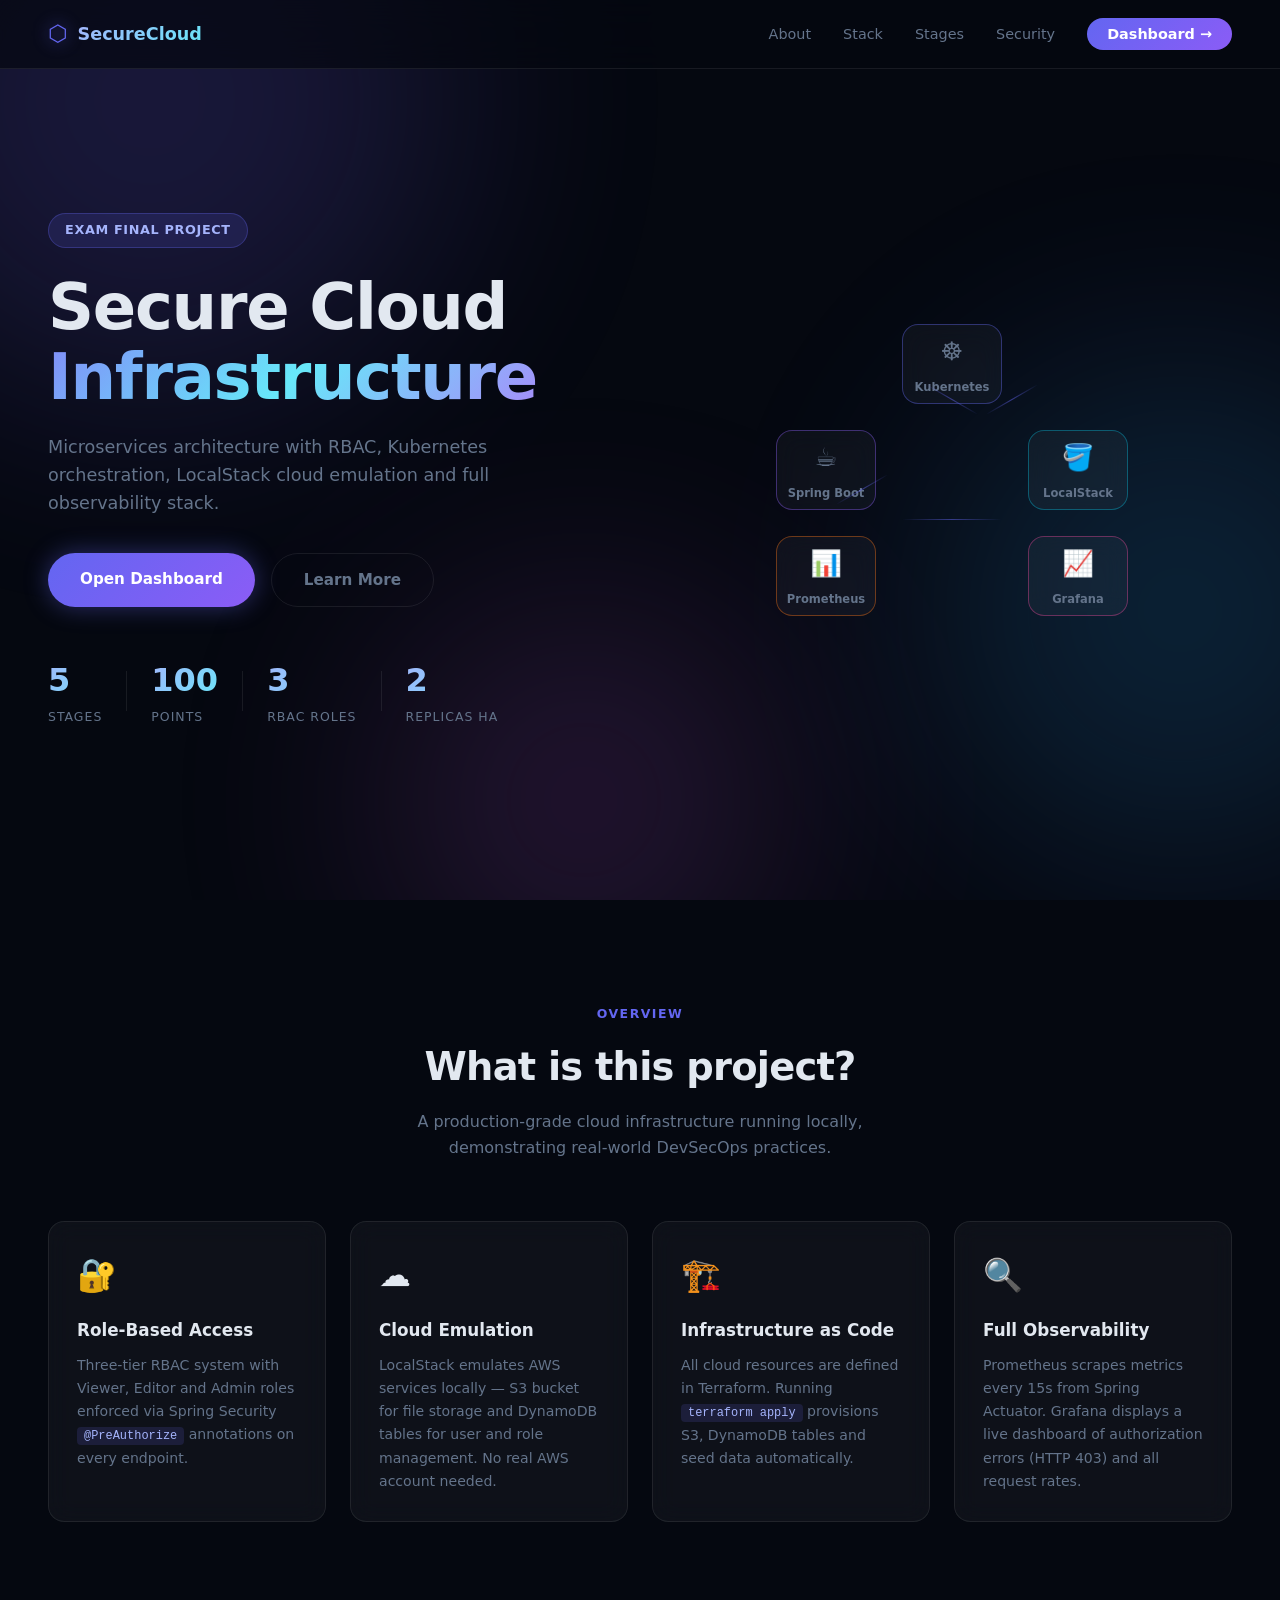
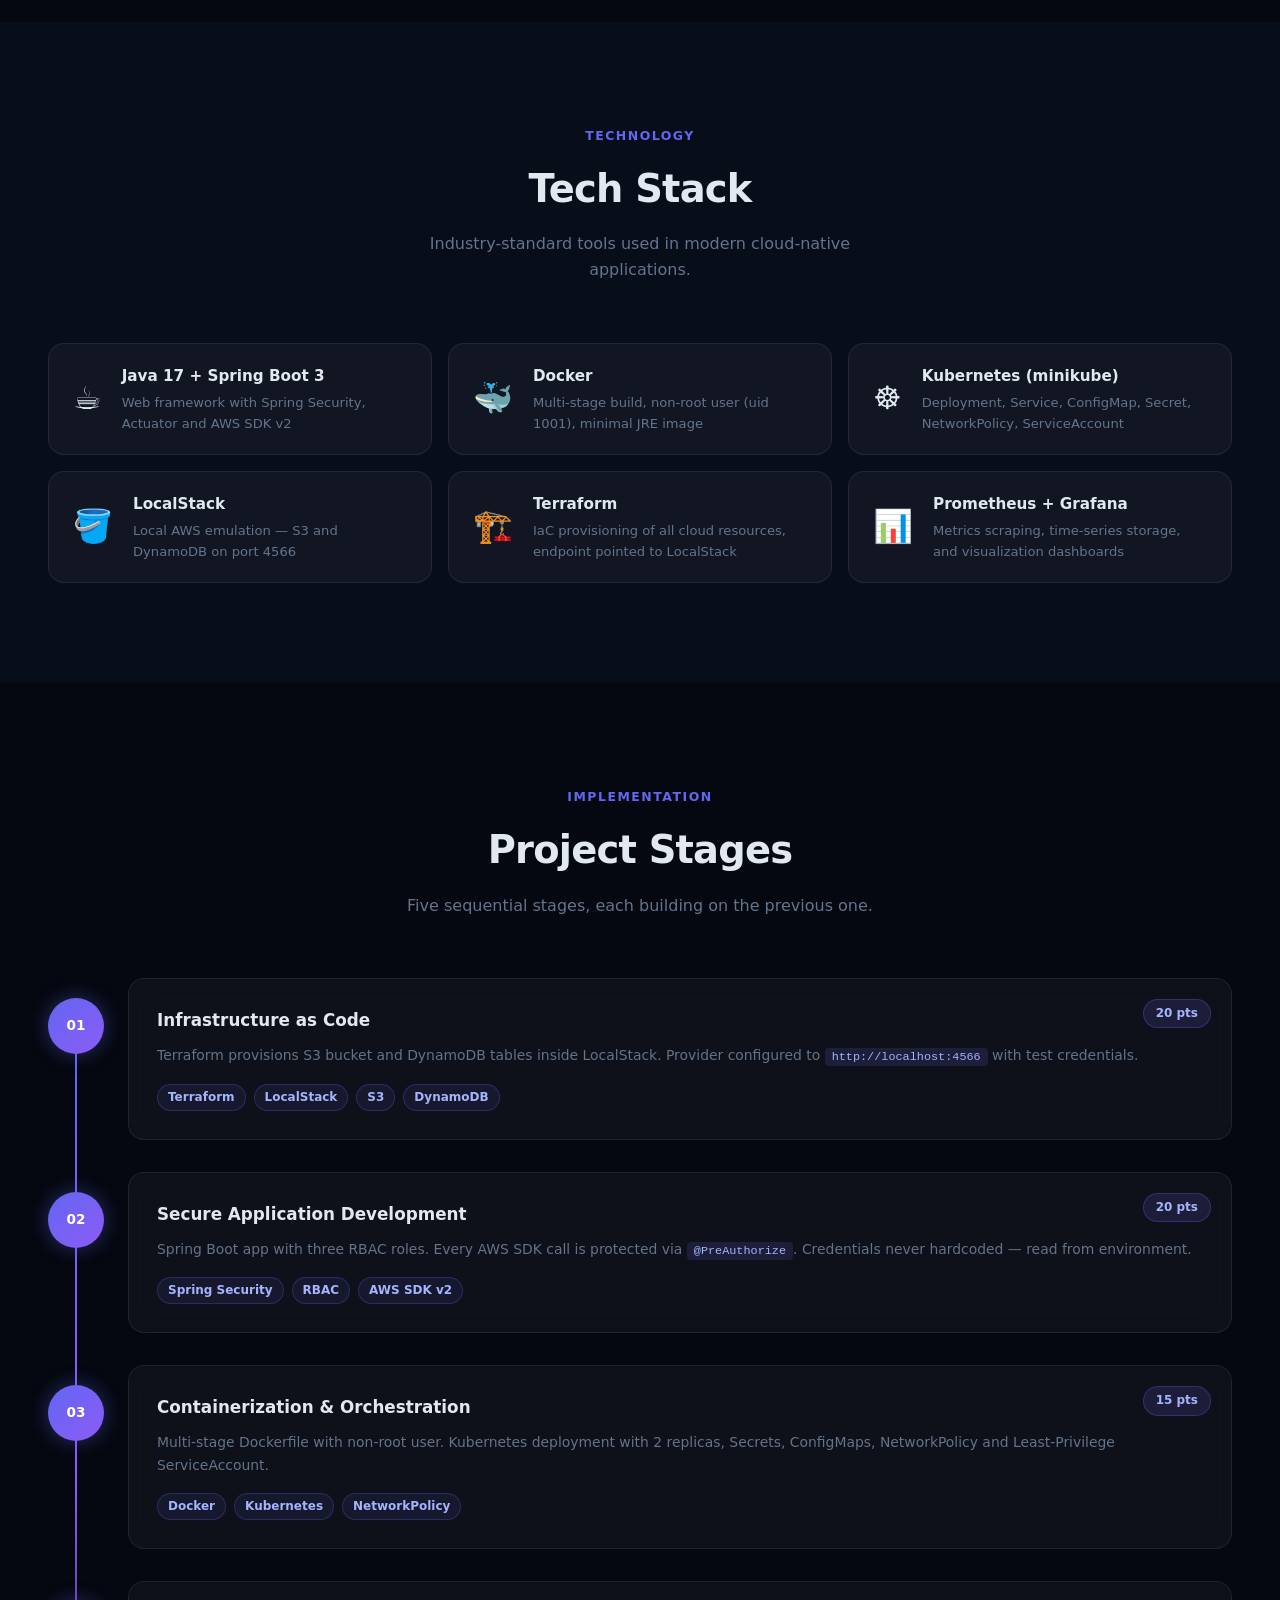
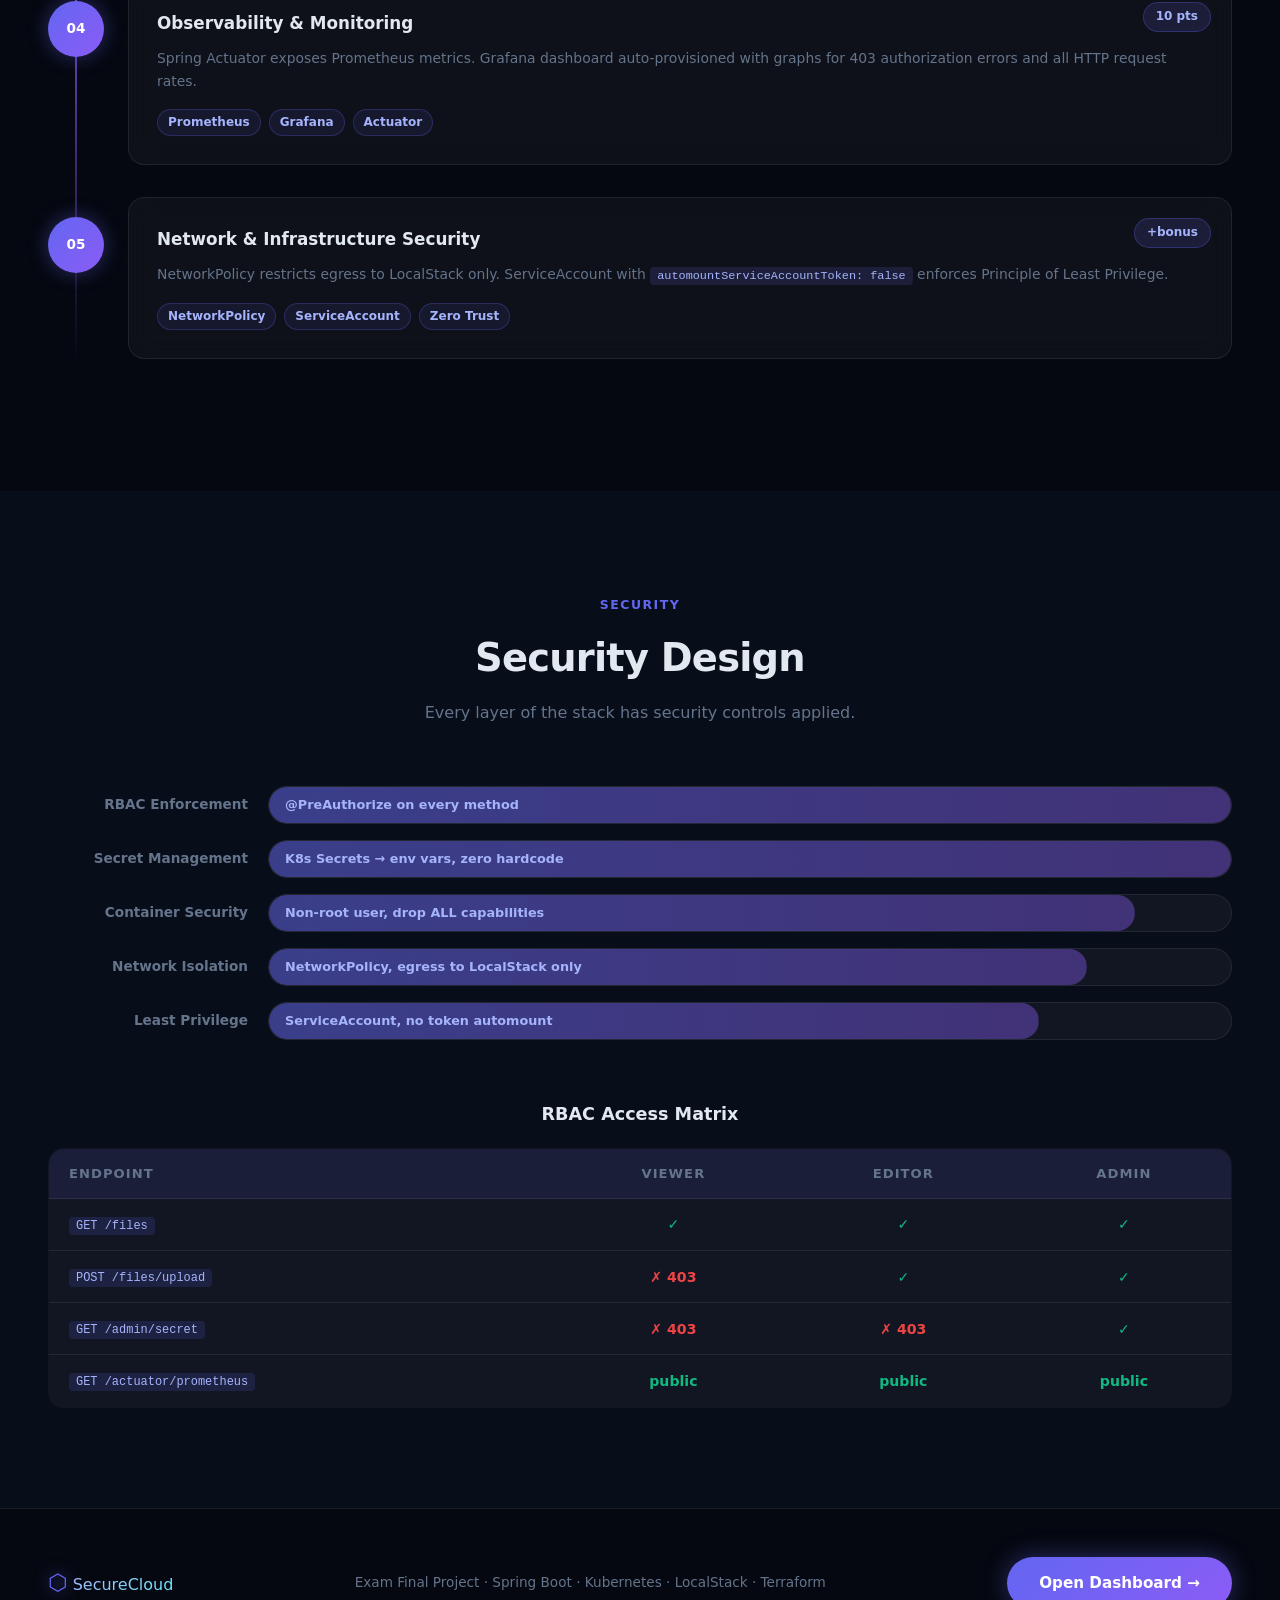
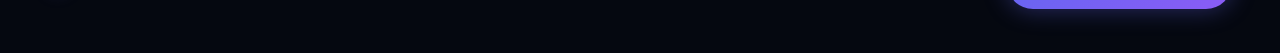
<file: web/index.html>
<!DOCTYPE html>
<html lang="en">
<head>
  <meta charset="UTF-8" />
  <meta name="viewport" content="width=device-width, initial-scale=1.0" />
  <title>SecureCloud — Microservices Infrastructure</title>
  <link rel="stylesheet" href="css/style.css" />
</head>
<body>

  <!-- Animated background blobs -->
  <div class="bg-blobs">
    <div class="blob blob-1"></div>
    <div class="blob blob-2"></div>
    <div class="blob blob-3"></div>
  </div>

  <!-- NAV -->
  <nav class="navbar">
    <div class="nav-logo">
      <span class="logo-icon">⬡</span>
      <span class="logo-text">SecureCloud</span>
    </div>
    <ul class="nav-links">
      <li><a href="#about">About</a></li>
      <li><a href="#stack">Stack</a></li>
      <li><a href="#stages">Stages</a></li>
      <li><a href="#security">Security</a></li>
      <li><a href="dashboard.html" class="btn-nav">Dashboard →</a></li>
    </ul>
  </nav>

  <!-- HERO -->
  <section class="hero">
    <div class="hero-content">
      <div class="hero-badge">Exam Final Project</div>
      <h1 class="hero-title">
        Secure Cloud<br/>
        <span class="gradient-text">Infrastructure</span>
      </h1>
      <p class="hero-sub">
        Microservices architecture with RBAC, Kubernetes orchestration,
        LocalStack cloud emulation and full observability stack.
      </p>
      <div class="hero-actions">
        <a href="dashboard.html" class="btn-primary">Open Dashboard</a>
        <a href="#about" class="btn-ghost">Learn More</a>
      </div>
      <div class="hero-stats">
        <div class="stat"><span class="stat-num">5</span><span class="stat-label">Stages</span></div>
        <div class="stat-divider"></div>
        <div class="stat"><span class="stat-num">100</span><span class="stat-label">Points</span></div>
        <div class="stat-divider"></div>
        <div class="stat"><span class="stat-num">3</span><span class="stat-label">RBAC Roles</span></div>
        <div class="stat-divider"></div>
        <div class="stat"><span class="stat-num">2</span><span class="stat-label">Replicas HA</span></div>
      </div>
    </div>
    <div class="hero-visual">
      <div class="arch-diagram">
        <div class="arch-node node-k8s">
          <span class="node-icon">☸</span>
          <span>Kubernetes</span>
        </div>
        <div class="arch-line line-1"></div>
        <div class="arch-node node-app">
          <span class="node-icon">☕</span>
          <span>Spring Boot</span>
        </div>
        <div class="arch-line line-2"></div>
        <div class="arch-node node-cloud">
          <span class="node-icon">🪣</span>
          <span>LocalStack</span>
        </div>
        <div class="arch-line line-3"></div>
        <div class="arch-node node-monitor">
          <span class="node-icon">📊</span>
          <span>Prometheus</span>
        </div>
        <div class="arch-line line-4"></div>
        <div class="arch-node node-grafana">
          <span class="node-icon">📈</span>
          <span>Grafana</span>
        </div>
      </div>
    </div>
  </section>

  <!-- ABOUT -->
  <section class="section" id="about">
    <div class="container">
      <div class="section-header">
        <span class="section-tag">Overview</span>
        <h2>What is this project?</h2>
        <p>A production-grade cloud infrastructure running locally, demonstrating real-world DevSecOps practices.</p>
      </div>
      <div class="cards-grid">
        <div class="glass-card">
          <div class="card-icon">🔐</div>
          <h3>Role-Based Access</h3>
          <p>Three-tier RBAC system with Viewer, Editor and Admin roles enforced via Spring Security <code>@PreAuthorize</code> annotations on every endpoint.</p>
        </div>
        <div class="glass-card">
          <div class="card-icon">☁️</div>
          <h3>Cloud Emulation</h3>
          <p>LocalStack emulates AWS services locally — S3 bucket for file storage and DynamoDB tables for user and role management. No real AWS account needed.</p>
        </div>
        <div class="glass-card">
          <div class="card-icon">🏗️</div>
          <h3>Infrastructure as Code</h3>
          <p>All cloud resources are defined in Terraform. Running <code>terraform apply</code> provisions S3, DynamoDB tables and seed data automatically.</p>
        </div>
        <div class="glass-card">
          <div class="card-icon">🔍</div>
          <h3>Full Observability</h3>
          <p>Prometheus scrapes metrics every 15s from Spring Actuator. Grafana displays a live dashboard of authorization errors (HTTP 403) and all request rates.</p>
        </div>
      </div>
    </div>
  </section>

  <!-- STACK -->
  <section class="section section-dark" id="stack">
    <div class="container">
      <div class="section-header">
        <span class="section-tag">Technology</span>
        <h2>Tech Stack</h2>
        <p>Industry-standard tools used in modern cloud-native applications.</p>
      </div>
      <div class="stack-grid">
        <div class="stack-item">
          <div class="stack-logo">☕</div>
          <div class="stack-info">
            <h4>Java 17 + Spring Boot 3</h4>
            <p>Web framework with Spring Security, Actuator and AWS SDK v2</p>
          </div>
        </div>
        <div class="stack-item">
          <div class="stack-logo">🐳</div>
          <div class="stack-info">
            <h4>Docker</h4>
            <p>Multi-stage build, non-root user (uid 1001), minimal JRE image</p>
          </div>
        </div>
        <div class="stack-item">
          <div class="stack-logo">☸</div>
          <div class="stack-info">
            <h4>Kubernetes (minikube)</h4>
            <p>Deployment, Service, ConfigMap, Secret, NetworkPolicy, ServiceAccount</p>
          </div>
        </div>
        <div class="stack-item">
          <div class="stack-logo">🪣</div>
          <div class="stack-info">
            <h4>LocalStack</h4>
            <p>Local AWS emulation — S3 and DynamoDB on port 4566</p>
          </div>
        </div>
        <div class="stack-item">
          <div class="stack-logo">🏗️</div>
          <div class="stack-info">
            <h4>Terraform</h4>
            <p>IaC provisioning of all cloud resources, endpoint pointed to LocalStack</p>
          </div>
        </div>
        <div class="stack-item">
          <div class="stack-logo">📊</div>
          <div class="stack-info">
            <h4>Prometheus + Grafana</h4>
            <p>Metrics scraping, time-series storage, and visualization dashboards</p>
          </div>
        </div>
      </div>
    </div>
  </section>

  <!-- STAGES -->
  <section class="section" id="stages">
    <div class="container">
      <div class="section-header">
        <span class="section-tag">Implementation</span>
        <h2>Project Stages</h2>
        <p>Five sequential stages, each building on the previous one.</p>
      </div>
      <div class="timeline">
        <div class="timeline-item">
          <div class="timeline-marker">
            <span class="marker-num">01</span>
          </div>
          <div class="timeline-content glass-card">
            <div class="timeline-badge">20 pts</div>
            <h3>Infrastructure as Code</h3>
            <p>Terraform provisions S3 bucket and DynamoDB tables inside LocalStack. Provider configured to <code>http://localhost:4566</code> with test credentials.</p>
            <div class="timeline-tags">
              <span>Terraform</span><span>LocalStack</span><span>S3</span><span>DynamoDB</span>
            </div>
          </div>
        </div>
        <div class="timeline-item">
          <div class="timeline-marker">
            <span class="marker-num">02</span>
          </div>
          <div class="timeline-content glass-card">
            <div class="timeline-badge">20 pts</div>
            <h3>Secure Application Development</h3>
            <p>Spring Boot app with three RBAC roles. Every AWS SDK call is protected via <code>@PreAuthorize</code>. Credentials never hardcoded — read from environment.</p>
            <div class="timeline-tags">
              <span>Spring Security</span><span>RBAC</span><span>AWS SDK v2</span>
            </div>
          </div>
        </div>
        <div class="timeline-item">
          <div class="timeline-marker">
            <span class="marker-num">03</span>
          </div>
          <div class="timeline-content glass-card">
            <div class="timeline-badge">15 pts</div>
            <h3>Containerization & Orchestration</h3>
            <p>Multi-stage Dockerfile with non-root user. Kubernetes deployment with 2 replicas, Secrets, ConfigMaps, NetworkPolicy and Least-Privilege ServiceAccount.</p>
            <div class="timeline-tags">
              <span>Docker</span><span>Kubernetes</span><span>NetworkPolicy</span>
            </div>
          </div>
        </div>
        <div class="timeline-item">
          <div class="timeline-marker">
            <span class="marker-num">04</span>
          </div>
          <div class="timeline-content glass-card">
            <div class="timeline-badge">10 pts</div>
            <h3>Observability & Monitoring</h3>
            <p>Spring Actuator exposes Prometheus metrics. Grafana dashboard auto-provisioned with graphs for 403 authorization errors and all HTTP request rates.</p>
            <div class="timeline-tags">
              <span>Prometheus</span><span>Grafana</span><span>Actuator</span>
            </div>
          </div>
        </div>
        <div class="timeline-item">
          <div class="timeline-marker">
            <span class="marker-num">05</span>
          </div>
          <div class="timeline-content glass-card">
            <div class="timeline-badge">+bonus</div>
            <h3>Network & Infrastructure Security</h3>
            <p>NetworkPolicy restricts egress to LocalStack only. ServiceAccount with <code>automountServiceAccountToken: false</code> enforces Principle of Least Privilege.</p>
            <div class="timeline-tags">
              <span>NetworkPolicy</span><span>ServiceAccount</span><span>Zero Trust</span>
            </div>
          </div>
        </div>
      </div>
    </div>
  </section>

  <!-- SECURITY -->
  <section class="section section-dark" id="security">
    <div class="container">
      <div class="section-header">
        <span class="section-tag">Security</span>
        <h2>Security Design</h2>
        <p>Every layer of the stack has security controls applied.</p>
      </div>
      <div class="security-grid">
        <div class="security-row">
          <div class="security-label">RBAC Enforcement</div>
          <div class="security-bar">
            <div class="security-fill" style="width:100%">@PreAuthorize on every method</div>
          </div>
        </div>
        <div class="security-row">
          <div class="security-label">Secret Management</div>
          <div class="security-bar">
            <div class="security-fill" style="width:100%">K8s Secrets → env vars, zero hardcode</div>
          </div>
        </div>
        <div class="security-row">
          <div class="security-label">Container Security</div>
          <div class="security-bar">
            <div class="security-fill" style="width:90%">Non-root user, drop ALL capabilities</div>
          </div>
        </div>
        <div class="security-row">
          <div class="security-label">Network Isolation</div>
          <div class="security-bar">
            <div class="security-fill" style="width:85%">NetworkPolicy, egress to LocalStack only</div>
          </div>
        </div>
        <div class="security-row">
          <div class="security-label">Least Privilege</div>
          <div class="security-bar">
            <div class="security-fill" style="width:80%">ServiceAccount, no token automount</div>
          </div>
        </div>
      </div>

      <div class="rbac-table-wrap">
        <h3>RBAC Access Matrix</h3>
        <table class="rbac-table">
          <thead>
            <tr>
              <th>Endpoint</th>
              <th>VIEWER</th>
              <th>EDITOR</th>
              <th>ADMIN</th>
            </tr>
          </thead>
          <tbody>
            <tr>
              <td><code>GET /files</code></td>
              <td class="allow">✓</td>
              <td class="allow">✓</td>
              <td class="allow">✓</td>
            </tr>
            <tr>
              <td><code>POST /files/upload</code></td>
              <td class="deny">✗ 403</td>
              <td class="allow">✓</td>
              <td class="allow">✓</td>
            </tr>
            <tr>
              <td><code>GET /admin/secret</code></td>
              <td class="deny">✗ 403</td>
              <td class="deny">✗ 403</td>
              <td class="allow">✓</td>
            </tr>
            <tr>
              <td><code>GET /actuator/prometheus</code></td>
              <td class="allow">public</td>
              <td class="allow">public</td>
              <td class="allow">public</td>
            </tr>
          </tbody>
        </table>
      </div>
    </div>
  </section>

  <!-- FOOTER -->
  <footer class="footer">
    <div class="container">
      <div class="footer-inner">
        <div class="footer-logo">
          <span class="logo-icon">⬡</span>
          <span class="logo-text">SecureCloud</span>
        </div>
        <p class="footer-text">Exam Final Project · Spring Boot · Kubernetes · LocalStack · Terraform</p>
        <a href="dashboard.html" class="btn-primary">Open Dashboard →</a>
      </div>
    </div>
  </footer>

  <script src="js/main.js"></script>
</body>
</html>
</file>
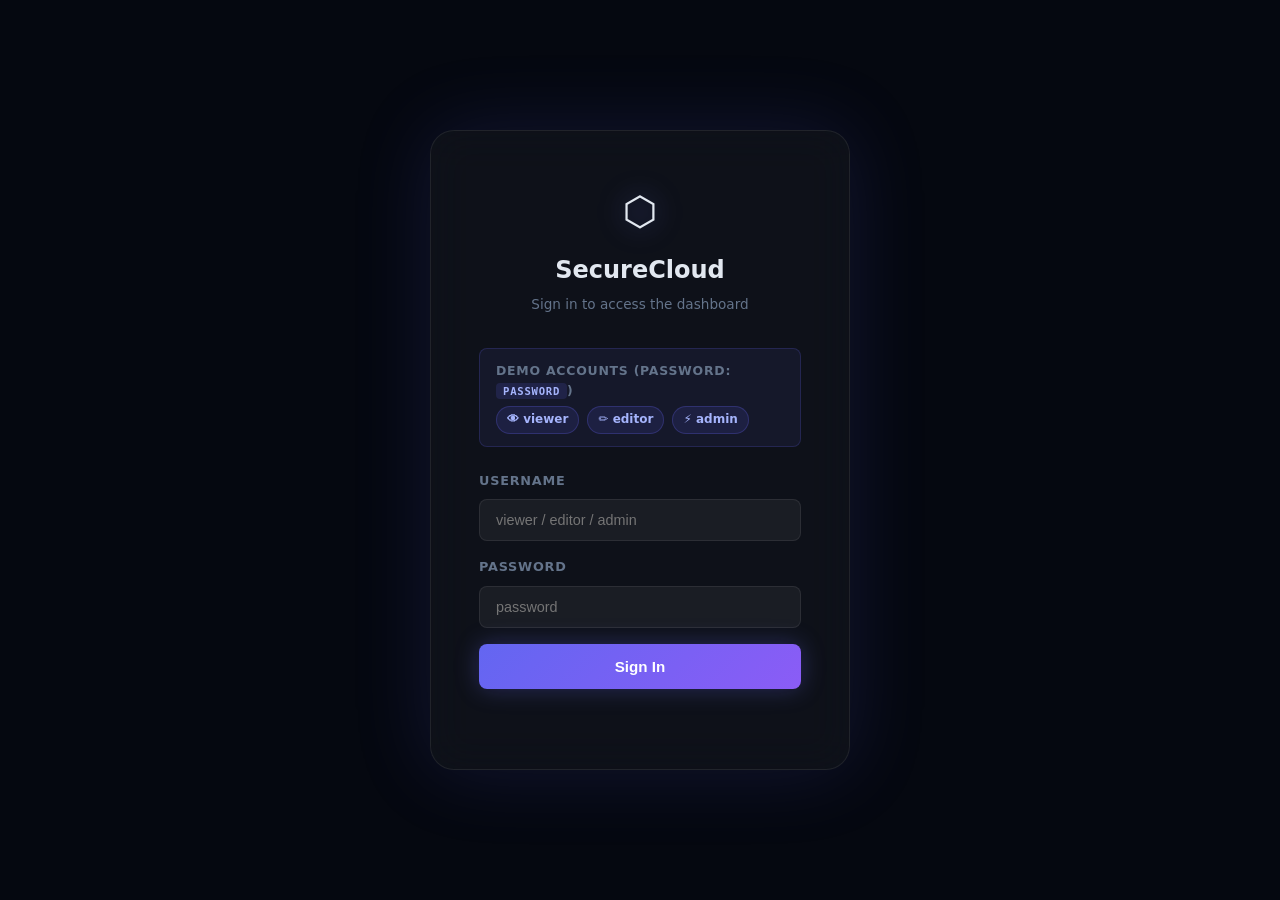
<file: web/dashboard.html>
<!DOCTYPE html>
<html lang="en">
<head>
  <meta charset="UTF-8" />
  <meta name="viewport" content="width=device-width, initial-scale=1.0" />
  <title>SecureCloud — Dashboard</title>
  <link rel="stylesheet" href="css/style.css" />
  <link rel="stylesheet" href="css/dashboard.css" />
</head>
<body class="dashboard-body">

  <!-- Animated background -->
  <div class="bg-blobs">
    <div class="blob blob-1"></div>
    <div class="blob blob-2"></div>
    <div class="blob blob-3"></div>
  </div>

  <!-- ── LOGIN OVERLAY ── -->
  <div class="login-overlay" id="loginOverlay">
    <div class="login-box">
      <div class="login-logo">⬡</div>
      <h1 class="login-title">SecureCloud</h1>
      <p class="login-sub">Sign in to access the dashboard</p>

      <div class="login-hint">
        <p>Demo accounts (password: <code>password</code>)</p>
        <div class="hint-row">
          <span class="hint-chip" onclick="fillLogin('viewer')">👁 viewer</span>
          <span class="hint-chip" onclick="fillLogin('editor')">✏️ editor</span>
          <span class="hint-chip" onclick="fillLogin('admin')">⚡ admin</span>
        </div>
      </div>

      <div class="form-group">
        <label class="form-label">Username</label>
        <input class="form-input" id="loginUser" type="text" placeholder="viewer / editor / admin" />
      </div>
      <div class="form-group">
        <label class="form-label">Password</label>
        <input class="form-input" id="loginPass" type="password" placeholder="password" />
      </div>
      <button class="btn-login" onclick="doLogin()">Sign In</button>
      <p class="login-error" id="loginError"></p>
    </div>
  </div>

  <!-- ── SIDEBAR ── -->
  <aside class="sidebar" id="sidebar">
    <div class="sidebar-logo">
      <span class="logo-icon">⬡</span>
      <span class="logo-text">SecureCloud</span>
    </div>

    <nav class="sidebar-nav">
      <button class="nav-item active" onclick="showPanel('overview', this)">
        <span class="nav-icon">📊</span>
        <span class="nav-label">Overview</span>
      </button>
      <button class="nav-item" onclick="showPanel('files', this)">
        <span class="nav-icon">🗂️</span>
        <span class="nav-label">Files (S3)</span>
      </button>
      <button class="nav-item" id="navAdmin" onclick="showPanel('admin', this)" style="display:none">
        <span class="nav-icon">⚡</span>
        <span class="nav-label">Admin</span>
      </button>
      <button class="nav-item" onclick="showPanel('activity', this)">
        <span class="nav-icon">📋</span>
        <span class="nav-label">Activity Log</span>
      </button>
      <a class="nav-item" href="index.html">
        <span class="nav-icon">🏠</span>
        <span class="nav-label">Landing Page</span>
      </a>
    </nav>

    <div class="sidebar-user">
      <div class="user-card">
        <div class="user-avatar" id="userAvatar">?</div>
        <div class="user-info">
          <div class="user-name" id="userName">—</div>
          <span class="user-role" id="userRoleBadge">—</span>
        </div>
        <button class="btn-logout" title="Sign out" onclick="doLogout()">↩</button>
      </div>
    </div>
  </aside>

  <!-- ── MAIN CONTENT ── -->
  <main class="main-content" id="mainContent" style="display:none">

    <!-- TOPBAR -->
    <div class="topbar">
      <div>
        <div class="page-title" id="pageTitle">Overview</div>
        <div class="page-sub" id="pageSub">System metrics and status</div>
      </div>
      <div class="topbar-actions">
        <button class="btn-sm ghost" onclick="refreshData()">↻ Refresh</button>
      </div>
    </div>

    <!-- ── PANEL: OVERVIEW ── -->
    <div class="panel active" id="panel-overview">
      <div class="metrics-grid">
        <div class="metric-card">
          <div class="metric-label">Files in S3</div>
          <div class="metric-value gradient-text" id="metricFiles">—</div>
          <span class="metric-badge badge-blue">documents-bucket</span>
        </div>
        <div class="metric-card">
          <div class="metric-label">Active Role</div>
          <div class="metric-value" id="metricRole" style="font-size:1.3rem">—</div>
          <span class="metric-badge badge-purple" id="metricRoleBadge">—</span>
        </div>
        <div class="metric-card">
          <div class="metric-label">403 Errors (session)</div>
          <div class="metric-value gradient-text" id="metricErrors">0</div>
          <span class="metric-badge badge-red">Auth Failures</span>
        </div>
        <div class="metric-card">
          <div class="metric-label">API Status</div>
          <div class="metric-value" id="metricStatus" style="font-size:1.4rem">—</div>
          <span class="metric-badge badge-green" id="metricStatusBadge">checking...</span>
        </div>
      </div>

      <p class="section-title">Infrastructure</p>
      <div class="cards-grid" style="margin-bottom:28px">
        <div class="glass-card">
          <div class="card-icon">☁️</div>
          <h3>LocalStack</h3>
          <p>S3 bucket <code>documents-bucket</code> and DynamoDB tables provisioned via Terraform.</p>
        </div>
        <div class="glass-card">
          <div class="card-icon">☸</div>
          <h3>Kubernetes</h3>
          <p>2 replicas running in namespace <code>cloud-app</code>, NetworkPolicy restricts egress to LocalStack only.</p>
        </div>
        <div class="glass-card">
          <div class="card-icon">📊</div>
          <h3>Prometheus</h3>
          <p>Scraping <code>/actuator/prometheus</code> every 15s. Grafana dashboard auto-provisioned.</p>
        </div>
      </div>

      <p class="section-title">RBAC Quick Test</p>
      <div class="glass-card">
        <div style="display:flex; flex-direction:column; gap:10px">
          <div style="display:flex; align-items:center; gap:12px; flex-wrap:wrap">
            <button class="btn-sm ghost" onclick="testEndpoint('GET','/files')">GET /files</button>
            <button class="btn-sm ghost" onclick="testEndpoint('POST','/files/upload')">POST /files/upload</button>
            <button class="btn-sm ghost" onclick="testEndpoint('GET','/admin/secret')">GET /admin/secret</button>
          </div>
          <div id="testResult" style="font-size:0.85rem; color:var(--text-muted); padding:10px; background:rgba(0,0,0,0.2); border-radius:8px; min-height:40px; font-family:monospace"></div>
        </div>
      </div>
    </div>

    <!-- ── PANEL: FILES ── -->
    <div class="panel" id="panel-files">
      <div class="upload-zone" id="uploadZone">
        <div class="upload-icon">☁️</div>
        <p>Drag & drop a file here, or click to select</p>
        <label class="btn-sm primary" style="cursor:pointer; display:inline-block">
          Choose File
          <input type="file" id="fileInput" onchange="uploadFile(this)" />
        </label>
      </div>

      <div class="files-toolbar">
        <h3>Files in S3 bucket: <code>documents-bucket</code></h3>
        <button class="btn-sm ghost" onclick="loadFiles()">↻ Refresh</button>
      </div>

      <div class="files-table-wrap">
        <table class="files-table">
          <thead>
            <tr>
              <th>Name</th>
              <th>Type</th>
              <th>Uploaded</th>
            </tr>
          </thead>
          <tbody id="filesTableBody">
            <tr><td colspan="3" style="text-align:center; color:var(--text-muted); padding:32px">Loading files...</td></tr>
          </tbody>
        </table>
      </div>
    </div>

    <!-- ── PANEL: ADMIN ── -->
    <div class="panel" id="panel-admin">
      <div class="glass-card" style="margin-bottom:20px">
        <div class="card-icon">⚡</div>
        <h3>Admin Secret Endpoint</h3>
        <p style="margin-bottom:16px">This endpoint is accessible only to users with <code>ROLE_ADMIN</code>.</p>
        <button class="btn-sm primary" onclick="fetchAdminSecret()">Fetch /admin/secret</button>
      </div>
      <div id="adminResult" style="display:none" class="glass-card">
        <pre id="adminResultPre" style="font-size:0.85rem; color:#a5b4fc; white-space:pre-wrap"></pre>
      </div>

      <p class="section-title" style="margin-top:28px">DynamoDB Users</p>
      <div class="files-table-wrap">
        <table class="files-table">
          <thead>
            <tr><th>Username</th><th>Role</th><th>Access Level</th></tr>
          </thead>
          <tbody>
            <tr>
              <td><code>viewer</code></td>
              <td><span class="user-role role-viewer">ROLE_VIEWER</span></td>
              <td style="color:var(--text-muted); font-size:0.82rem">Read-only: list files</td>
            </tr>
            <tr>
              <td><code>editor</code></td>
              <td><span class="user-role role-editor">ROLE_EDITOR</span></td>
              <td style="color:var(--text-muted); font-size:0.82rem">Read + upload files</td>
            </tr>
            <tr>
              <td><code>admin</code></td>
              <td><span class="user-role role-admin">ROLE_ADMIN</span></td>
              <td style="color:var(--text-muted); font-size:0.82rem">Full access + secret endpoint</td>
            </tr>
          </tbody>
        </table>
      </div>
    </div>

    <!-- ── PANEL: ACTIVITY ── -->
    <div class="panel" id="panel-activity">
      <div style="display:flex; align-items:center; justify-content:space-between; margin-bottom:20px">
        <p class="section-title" style="margin:0">Session Activity Log</p>
        <button class="btn-sm ghost" onclick="clearLog()">Clear</button>
      </div>
      <div class="activity-list" id="activityList">
        <div style="text-align:center; color:var(--text-muted); padding:40px; font-size:0.88rem">No activity yet. Interact with the dashboard to generate events.</div>
      </div>
    </div>

  </main>

  <!-- TOAST CONTAINER -->
  <div class="toast-container" id="toastContainer"></div>

  <script src="js/dashboard.js"></script>
</body>
</html>
</file>
<file: web/css/style.css>
/* ============================================================
   BASE & RESET
   ============================================================ */
*, *::before, *::after { box-sizing: border-box; margin: 0; padding: 0; }

:root {
  --bg:          #050810;
  --bg-2:        #080d1a;
  --glass:       rgba(255,255,255,0.04);
  --glass-hover: rgba(255,255,255,0.08);
  --border:      rgba(255,255,255,0.08);
  --border-glow: rgba(99,102,241,0.4);
  --text:        #e2e8f0;
  --text-muted:  #64748b;
  --accent:      #6366f1;
  --accent-2:    #8b5cf6;
  --accent-3:    #06b6d4;
  --green:       #10b981;
  --red:         #ef4444;
  --radius:      16px;
  --radius-sm:   8px;
}

html { scroll-behavior: smooth; }

body {
  font-family: 'Inter', 'Segoe UI', system-ui, sans-serif;
  background: var(--bg);
  color: var(--text);
  line-height: 1.6;
  overflow-x: hidden;
}

a { text-decoration: none; color: inherit; }
code {
  font-family: 'JetBrains Mono', 'Fira Code', monospace;
  background: rgba(99,102,241,0.15);
  color: #a5b4fc;
  padding: 2px 7px;
  border-radius: 4px;
  font-size: 0.85em;
}

/* ============================================================
   ANIMATED BACKGROUND BLOBS
   ============================================================ */
.bg-blobs {
  position: fixed;
  inset: 0;
  pointer-events: none;
  z-index: 0;
  overflow: hidden;
}
.blob {
  position: absolute;
  border-radius: 50%;
  filter: blur(120px);
  opacity: 0.18;
  animation: blobFloat 20s ease-in-out infinite;
}
.blob-1 {
  width: 600px; height: 600px;
  background: radial-gradient(circle, #6366f1, #8b5cf6);
  top: -200px; left: -150px;
  animation-delay: 0s;
}
.blob-2 {
  width: 500px; height: 500px;
  background: radial-gradient(circle, #06b6d4, #6366f1);
  top: 40%; right: -150px;
  animation-delay: -7s;
}
.blob-3 {
  width: 400px; height: 400px;
  background: radial-gradient(circle, #8b5cf6, #ec4899);
  bottom: -100px; left: 30%;
  animation-delay: -14s;
}
@keyframes blobFloat {
  0%, 100% { transform: translate(0, 0) scale(1); }
  33%       { transform: translate(30px, -40px) scale(1.05); }
  66%       { transform: translate(-20px, 30px) scale(0.95); }
}

/* ============================================================
   NAVBAR
   ============================================================ */
.navbar {
  position: fixed;
  top: 0; left: 0; right: 0;
  z-index: 100;
  display: flex;
  align-items: center;
  justify-content: space-between;
  padding: 16px 48px;
  background: rgba(5,8,16,0.7);
  backdrop-filter: blur(20px);
  border-bottom: 1px solid var(--border);
}
.nav-logo {
  display: flex;
  align-items: center;
  gap: 10px;
  font-weight: 700;
  font-size: 1.1rem;
}
.logo-icon {
  font-size: 1.4rem;
  color: var(--accent);
  filter: drop-shadow(0 0 8px var(--accent));
}
.logo-text { background: linear-gradient(135deg, #a5b4fc, #67e8f9); -webkit-background-clip: text; -webkit-text-fill-color: transparent; }

.nav-links {
  display: flex;
  align-items: center;
  gap: 32px;
  list-style: none;
}
.nav-links a {
  color: var(--text-muted);
  font-size: 0.9rem;
  transition: color 0.2s;
}
.nav-links a:hover { color: var(--text); }
.btn-nav {
  background: linear-gradient(135deg, var(--accent), var(--accent-2));
  color: #fff !important;
  padding: 8px 20px;
  border-radius: 999px;
  font-size: 0.88rem;
  font-weight: 600;
  transition: opacity 0.2s, transform 0.2s !important;
}
.btn-nav:hover { opacity: 0.85; transform: translateY(-1px); }

/* ============================================================
   HERO
   ============================================================ */
.hero {
  position: relative;
  z-index: 1;
  min-height: 100vh;
  display: flex;
  align-items: center;
  gap: 64px;
  padding: 120px 48px 80px;
  max-width: 1280px;
  margin: 0 auto;
}
.hero-content { flex: 1; }
.hero-badge {
  display: inline-block;
  background: rgba(99,102,241,0.15);
  border: 1px solid rgba(99,102,241,0.3);
  color: #a5b4fc;
  padding: 6px 16px;
  border-radius: 999px;
  font-size: 0.8rem;
  font-weight: 600;
  letter-spacing: 0.05em;
  text-transform: uppercase;
  margin-bottom: 24px;
}
.hero-title {
  font-size: clamp(2.6rem, 5vw, 4.2rem);
  font-weight: 800;
  line-height: 1.1;
  margin-bottom: 20px;
  letter-spacing: -0.02em;
}
.gradient-text {
  background: linear-gradient(135deg, #818cf8, #67e8f9, #a78bfa);
  -webkit-background-clip: text;
  -webkit-text-fill-color: transparent;
  background-clip: text;
}
.hero-sub {
  font-size: 1.1rem;
  color: var(--text-muted);
  max-width: 520px;
  margin-bottom: 36px;
}
.hero-actions {
  display: flex;
  gap: 16px;
  margin-bottom: 48px;
  flex-wrap: wrap;
}
.btn-primary {
  background: linear-gradient(135deg, var(--accent), var(--accent-2));
  color: #fff;
  padding: 14px 32px;
  border-radius: 999px;
  font-weight: 700;
  font-size: 0.95rem;
  transition: transform 0.2s, box-shadow 0.2s;
  box-shadow: 0 0 24px rgba(99,102,241,0.4);
}
.btn-primary:hover {
  transform: translateY(-2px);
  box-shadow: 0 0 36px rgba(99,102,241,0.6);
}
.btn-ghost {
  border: 1px solid var(--border);
  color: var(--text-muted);
  padding: 14px 32px;
  border-radius: 999px;
  font-weight: 600;
  font-size: 0.95rem;
  transition: border-color 0.2s, color 0.2s;
}
.btn-ghost:hover { border-color: var(--accent); color: var(--text); }

.hero-stats {
  display: flex;
  align-items: center;
  gap: 24px;
  flex-wrap: wrap;
}
.stat { display: flex; flex-direction: column; }
.stat-num {
  font-size: 2rem;
  font-weight: 800;
  background: linear-gradient(135deg, #a5b4fc, #67e8f9);
  -webkit-background-clip: text;
  -webkit-text-fill-color: transparent;
}
.stat-label { font-size: 0.78rem; color: var(--text-muted); text-transform: uppercase; letter-spacing: 0.08em; }
.stat-divider { width: 1px; height: 40px; background: var(--border); }

/* ============================================================
   HERO VISUAL — ARCH DIAGRAM
   ============================================================ */
.hero-visual {
  flex: 1;
  display: flex;
  align-items: center;
  justify-content: center;
}
.arch-diagram {
  position: relative;
  display: grid;
  grid-template-columns: repeat(3, 110px);
  grid-template-rows: repeat(3, 90px);
  gap: 16px;
  align-items: center;
  justify-items: center;
}
.arch-node {
  display: flex;
  flex-direction: column;
  align-items: center;
  justify-content: center;
  gap: 6px;
  width: 100px;
  height: 80px;
  background: var(--glass);
  border: 1px solid var(--border);
  border-radius: var(--radius);
  backdrop-filter: blur(12px);
  font-size: 0.72rem;
  color: var(--text-muted);
  font-weight: 600;
  transition: border-color 0.3s, transform 0.3s;
  animation: nodePulse 3s ease-in-out infinite;
}
.arch-node:hover { border-color: var(--accent); transform: scale(1.06); color: var(--text); }
.node-icon { font-size: 1.6rem; }
.node-k8s   { grid-column: 2; grid-row: 1; border-color: rgba(99,102,241,0.4); animation-delay: 0s; }
.node-app   { grid-column: 1; grid-row: 2; border-color: rgba(139,92,246,0.4); animation-delay: 0.5s; }
.node-cloud { grid-column: 3; grid-row: 2; border-color: rgba(6,182,212,0.4); animation-delay: 1s; }
.node-monitor { grid-column: 1; grid-row: 3; border-color: rgba(249,115,22,0.4); animation-delay: 1.5s; }
.node-grafana { grid-column: 3; grid-row: 3; border-color: rgba(236,72,153,0.4); animation-delay: 2s; }

.arch-line {
  position: absolute;
  background: linear-gradient(90deg, transparent, rgba(99,102,241,0.5), transparent);
  height: 1px;
  animation: lineFlow 2s linear infinite;
}
.line-1 { width: 60px; top: 80px;  left: calc(50% - 30px); transform: rotate(30deg); }
.line-2 { width: 60px; top: 80px;  right: calc(50% - 90px); transform: rotate(-30deg); }
.line-3 { width: 60px; top: 170px; left: calc(50% - 120px); transform: rotate(-30deg); }
.line-4 { width: 100px; top: 200px; left: calc(50% - 50px); }

@keyframes nodePulse {
  0%, 100% { box-shadow: 0 0 0 0 rgba(99,102,241,0); }
  50%       { box-shadow: 0 0 16px 2px rgba(99,102,241,0.15); }
}
@keyframes lineFlow {
  0%   { opacity: 0.3; }
  50%  { opacity: 1; }
  100% { opacity: 0.3; }
}

/* ============================================================
   SECTIONS
   ============================================================ */
.section { position: relative; z-index: 1; padding: 100px 48px; }
.section-dark { background: var(--bg-2); }
.container { max-width: 1200px; margin: 0 auto; }

.section-header {
  text-align: center;
  margin-bottom: 60px;
}
.section-tag {
  display: inline-block;
  color: var(--accent);
  font-size: 0.78rem;
  font-weight: 700;
  letter-spacing: 0.12em;
  text-transform: uppercase;
  margin-bottom: 12px;
}
.section-header h2 {
  font-size: clamp(1.8rem, 3vw, 2.6rem);
  font-weight: 800;
  margin-bottom: 12px;
  letter-spacing: -0.02em;
}
.section-header p { color: var(--text-muted); font-size: 1rem; max-width: 520px; margin: 0 auto; }

/* ============================================================
   GLASS CARDS
   ============================================================ */
.cards-grid {
  display: grid;
  grid-template-columns: repeat(auto-fit, minmax(260px, 1fr));
  gap: 24px;
}
.glass-card {
  background: var(--glass);
  border: 1px solid var(--border);
  border-radius: var(--radius);
  padding: 28px;
  backdrop-filter: blur(12px);
  transition: border-color 0.3s, background 0.3s, transform 0.3s;
}
.glass-card:hover {
  border-color: var(--border-glow);
  background: var(--glass-hover);
  transform: translateY(-4px);
}
.card-icon { font-size: 2rem; margin-bottom: 16px; }
.glass-card h3 { font-size: 1.05rem; font-weight: 700; margin-bottom: 10px; }
.glass-card p { font-size: 0.88rem; color: var(--text-muted); line-height: 1.65; }

/* ============================================================
   STACK GRID
   ============================================================ */
.stack-grid {
  display: grid;
  grid-template-columns: repeat(auto-fit, minmax(340px, 1fr));
  gap: 16px;
}
.stack-item {
  display: flex;
  align-items: center;
  gap: 20px;
  background: var(--glass);
  border: 1px solid var(--border);
  border-radius: var(--radius);
  padding: 20px 24px;
  transition: border-color 0.3s, transform 0.2s;
}
.stack-item:hover { border-color: var(--border-glow); transform: translateX(4px); }
.stack-logo { font-size: 2rem; flex-shrink: 0; }
.stack-info h4 { font-size: 0.95rem; font-weight: 700; margin-bottom: 4px; }
.stack-info p { font-size: 0.82rem; color: var(--text-muted); }

/* ============================================================
   TIMELINE
   ============================================================ */
.timeline {
  display: flex;
  flex-direction: column;
  gap: 0;
  position: relative;
  padding-left: 80px;
}
.timeline::before {
  content: '';
  position: absolute;
  left: 27px;
  top: 24px;
  bottom: 24px;
  width: 2px;
  background: linear-gradient(to bottom, var(--accent), var(--accent-2), transparent);
}
.timeline-item {
  display: flex;
  align-items: flex-start;
  gap: 24px;
  margin-bottom: 32px;
  position: relative;
}
.timeline-marker {
  position: absolute;
  left: -80px;
  top: 20px;
  width: 56px;
  height: 56px;
  background: linear-gradient(135deg, var(--accent), var(--accent-2));
  border-radius: 50%;
  display: flex;
  align-items: center;
  justify-content: center;
  box-shadow: 0 0 20px rgba(99,102,241,0.4);
  flex-shrink: 0;
}
.marker-num { font-size: 0.85rem; font-weight: 800; color: #fff; }
.timeline-content { flex: 1; position: relative; }
.timeline-badge {
  position: absolute;
  top: 20px;
  right: 20px;
  background: rgba(99,102,241,0.15);
  border: 1px solid rgba(99,102,241,0.3);
  color: #a5b4fc;
  padding: 4px 12px;
  border-radius: 999px;
  font-size: 0.75rem;
  font-weight: 700;
}
.timeline-content h3 { font-size: 1.05rem; font-weight: 700; margin-bottom: 10px; }
.timeline-content p  { font-size: 0.87rem; color: var(--text-muted); margin-bottom: 16px; }
.timeline-tags {
  display: flex;
  flex-wrap: wrap;
  gap: 8px;
}
.timeline-tags span {
  background: rgba(99,102,241,0.1);
  border: 1px solid rgba(99,102,241,0.25);
  color: #a5b4fc;
  padding: 3px 10px;
  border-radius: 999px;
  font-size: 0.75rem;
  font-weight: 600;
}

/* ============================================================
   SECURITY SECTION
   ============================================================ */
.security-grid { margin-bottom: 60px; display: flex; flex-direction: column; gap: 16px; }
.security-row { display: flex; align-items: center; gap: 20px; }
.security-label {
  width: 200px;
  flex-shrink: 0;
  font-size: 0.85rem;
  font-weight: 600;
  color: var(--text-muted);
  text-align: right;
}
.security-bar {
  flex: 1;
  height: 38px;
  background: var(--glass);
  border: 1px solid var(--border);
  border-radius: 999px;
  overflow: hidden;
}
.security-fill {
  height: 100%;
  background: linear-gradient(90deg, rgba(99,102,241,0.5), rgba(139,92,246,0.4));
  border-radius: 999px;
  display: flex;
  align-items: center;
  padding-left: 16px;
  font-size: 0.8rem;
  font-weight: 600;
  color: #a5b4fc;
  animation: barGrow 1s ease-out forwards;
  transform-origin: left;
}
@keyframes barGrow {
  from { clip-path: inset(0 100% 0 0); }
  to   { clip-path: inset(0 0% 0 0); }
}

/* RBAC TABLE */
.rbac-table-wrap h3 {
  font-size: 1.1rem;
  font-weight: 700;
  margin-bottom: 20px;
  text-align: center;
}
.rbac-table {
  width: 100%;
  border-collapse: collapse;
  background: var(--glass);
  border: 1px solid var(--border);
  border-radius: var(--radius);
  overflow: hidden;
}
.rbac-table th {
  background: rgba(99,102,241,0.1);
  padding: 14px 20px;
  font-size: 0.82rem;
  font-weight: 700;
  text-align: center;
  color: var(--text-muted);
  text-transform: uppercase;
  letter-spacing: 0.08em;
  border-bottom: 1px solid var(--border);
}
.rbac-table th:first-child { text-align: left; }
.rbac-table td {
  padding: 14px 20px;
  font-size: 0.88rem;
  text-align: center;
  border-bottom: 1px solid var(--border);
}
.rbac-table tr:last-child td { border-bottom: none; }
.rbac-table td:first-child { text-align: left; }
.rbac-table tbody tr:hover { background: var(--glass-hover); }
.allow { color: var(--green); font-weight: 700; font-size: 1rem; }
.deny  { color: var(--red);   font-weight: 700; font-size: 0.85rem; }

/* ============================================================
   FOOTER
   ============================================================ */
.footer {
  position: relative;
  z-index: 1;
  border-top: 1px solid var(--border);
  padding: 48px;
}
.footer-inner {
  max-width: 1200px;
  margin: 0 auto;
  display: flex;
  align-items: center;
  justify-content: space-between;
  flex-wrap: wrap;
  gap: 24px;
}
.footer-text { color: var(--text-muted); font-size: 0.85rem; }

/* ============================================================
   SCROLL REVEAL
   ============================================================ */
.reveal {
  opacity: 0;
  transform: translateY(30px);
  transition: opacity 0.7s ease, transform 0.7s ease;
}
.reveal.visible {
  opacity: 1;
  transform: none;
}

/* ============================================================
   RESPONSIVE
   ============================================================ */
@media (max-width: 900px) {
  .hero { flex-direction: column; padding: 100px 24px 60px; gap: 40px; }
  .hero-visual { display: none; }
  .navbar { padding: 14px 24px; }
  .nav-links { gap: 16px; }
  .section { padding: 70px 24px; }
  .timeline { padding-left: 60px; }
  .security-label { width: 130px; font-size: 0.75rem; }
  .footer-inner { flex-direction: column; text-align: center; }
}
@media (max-width: 600px) {
  .nav-links li:not(:last-child) { display: none; }
  .hero-stats { gap: 16px; }
  .stat-divider { display: none; }
}
</file>
<file: web/css/dashboard.css>
/* ============================================================
   DASHBOARD LAYOUT
   ============================================================ */
.dashboard-body {
  display: flex;
  min-height: 100vh;
  background: var(--bg);
}

/* ── Sidebar ── */
.sidebar {
  width: 260px;
  flex-shrink: 0;
  background: rgba(8,13,26,0.95);
  border-right: 1px solid var(--border);
  display: flex;
  flex-direction: column;
  padding: 24px 0;
  position: fixed;
  top: 0; left: 0;
  height: 100vh;
  z-index: 50;
  backdrop-filter: blur(20px);
}
.sidebar-logo {
  display: flex;
  align-items: center;
  gap: 10px;
  padding: 0 24px 24px;
  border-bottom: 1px solid var(--border);
  margin-bottom: 16px;
  font-weight: 700;
  font-size: 1rem;
}
.sidebar-nav {
  flex: 1;
  display: flex;
  flex-direction: column;
  gap: 4px;
  padding: 0 12px;
}
.nav-item {
  display: flex;
  align-items: center;
  gap: 12px;
  padding: 10px 14px;
  border-radius: var(--radius-sm);
  font-size: 0.88rem;
  color: var(--text-muted);
  cursor: pointer;
  transition: background 0.2s, color 0.2s;
  border: none;
  background: none;
  width: 100%;
  text-align: left;
}
.nav-item:hover  { background: var(--glass); color: var(--text); }
.nav-item.active { background: rgba(99,102,241,0.15); color: #a5b4fc; }
.nav-item .nav-icon { font-size: 1.1rem; flex-shrink: 0; }
.nav-item .nav-label { font-weight: 600; }

.sidebar-user {
  padding: 16px 24px 0;
  border-top: 1px solid var(--border);
}
.user-card {
  display: flex;
  align-items: center;
  gap: 12px;
  padding: 12px;
  background: var(--glass);
  border: 1px solid var(--border);
  border-radius: var(--radius-sm);
}
.user-avatar {
  width: 36px; height: 36px;
  background: linear-gradient(135deg, var(--accent), var(--accent-2));
  border-radius: 50%;
  display: flex;
  align-items: center;
  justify-content: center;
  font-size: 0.85rem;
  font-weight: 700;
  color: #fff;
  flex-shrink: 0;
}
.user-info { flex: 1; min-width: 0; }
.user-name { font-size: 0.85rem; font-weight: 700; white-space: nowrap; overflow: hidden; text-overflow: ellipsis; }
.user-role {
  font-size: 0.72rem;
  font-weight: 700;
  padding: 1px 8px;
  border-radius: 999px;
  display: inline-block;
  margin-top: 2px;
}
.role-viewer { background: rgba(6,182,212,0.15); color: #67e8f9; }
.role-editor { background: rgba(139,92,246,0.15); color: #c4b5fd; }
.role-admin  { background: rgba(249,115,22,0.15); color: #fb923c; }
.btn-logout {
  background: none;
  border: none;
  color: var(--text-muted);
  cursor: pointer;
  font-size: 1rem;
  padding: 4px;
  transition: color 0.2s;
}
.btn-logout:hover { color: var(--red); }

/* ── Main content ── */
.main-content {
  margin-left: 260px;
  flex: 1;
  padding: 32px;
  min-width: 0;
}
.topbar {
  display: flex;
  align-items: center;
  justify-content: space-between;
  margin-bottom: 32px;
}
.page-title { font-size: 1.5rem; font-weight: 800; letter-spacing: -0.02em; }
.page-sub   { font-size: 0.85rem; color: var(--text-muted); margin-top: 2px; }
.topbar-actions { display: flex; gap: 10px; align-items: center; }

.btn-sm {
  padding: 8px 18px;
  border-radius: 999px;
  font-size: 0.82rem;
  font-weight: 700;
  cursor: pointer;
  transition: all 0.2s;
  border: none;
}
.btn-sm.primary {
  background: linear-gradient(135deg, var(--accent), var(--accent-2));
  color: #fff;
  box-shadow: 0 0 16px rgba(99,102,241,0.3);
}
.btn-sm.primary:hover { opacity: 0.85; transform: translateY(-1px); }
.btn-sm.ghost {
  background: var(--glass);
  border: 1px solid var(--border);
  color: var(--text-muted);
}
.btn-sm.ghost:hover { border-color: var(--accent); color: var(--text); }

/* ── Panels (sections) ── */
.panel { display: none; }
.panel.active { display: block; }

/* ============================================================
   LOGIN SCREEN
   ============================================================ */
.login-overlay {
  position: fixed;
  inset: 0;
  z-index: 200;
  display: flex;
  align-items: center;
  justify-content: center;
  background: var(--bg);
}
.login-box {
  width: 100%;
  max-width: 420px;
  padding: 48px;
  background: var(--glass);
  border: 1px solid var(--border);
  border-radius: 24px;
  backdrop-filter: blur(20px);
  box-shadow: 0 0 80px rgba(99,102,241,0.15);
}
.login-logo {
  text-align: center;
  font-size: 2.5rem;
  margin-bottom: 8px;
  filter: drop-shadow(0 0 12px rgba(99,102,241,0.6));
}
.login-title {
  text-align: center;
  font-size: 1.5rem;
  font-weight: 800;
  margin-bottom: 4px;
}
.login-sub {
  text-align: center;
  color: var(--text-muted);
  font-size: 0.85rem;
  margin-bottom: 32px;
}
.form-group { margin-bottom: 16px; }
.form-label {
  display: block;
  font-size: 0.8rem;
  font-weight: 600;
  color: var(--text-muted);
  margin-bottom: 8px;
  text-transform: uppercase;
  letter-spacing: 0.06em;
}
.form-input {
  width: 100%;
  padding: 12px 16px;
  background: rgba(255,255,255,0.05);
  border: 1px solid var(--border);
  border-radius: var(--radius-sm);
  color: var(--text);
  font-size: 0.9rem;
  outline: none;
  transition: border-color 0.2s, box-shadow 0.2s;
}
.form-input:focus {
  border-color: var(--accent);
  box-shadow: 0 0 0 3px rgba(99,102,241,0.15);
}
.login-hint {
  background: rgba(99,102,241,0.08);
  border: 1px solid rgba(99,102,241,0.2);
  border-radius: var(--radius-sm);
  padding: 12px 16px;
  margin-bottom: 24px;
}
.login-hint p {
  font-size: 0.78rem;
  color: var(--text-muted);
  margin-bottom: 6px;
  font-weight: 600;
  text-transform: uppercase;
  letter-spacing: 0.06em;
}
.hint-row {
  display: flex;
  gap: 8px;
  flex-wrap: wrap;
  margin-top: 4px;
}
.hint-chip {
  background: rgba(99,102,241,0.12);
  border: 1px solid rgba(99,102,241,0.25);
  color: #a5b4fc;
  padding: 3px 10px;
  border-radius: 999px;
  font-size: 0.75rem;
  font-weight: 600;
  cursor: pointer;
  transition: background 0.2s;
}
.hint-chip:hover { background: rgba(99,102,241,0.25); }
.btn-login {
  width: 100%;
  padding: 14px;
  background: linear-gradient(135deg, var(--accent), var(--accent-2));
  border: none;
  border-radius: var(--radius-sm);
  color: #fff;
  font-size: 0.95rem;
  font-weight: 700;
  cursor: pointer;
  transition: opacity 0.2s, transform 0.2s;
  box-shadow: 0 0 24px rgba(99,102,241,0.3);
}
.btn-login:hover { opacity: 0.88; transform: translateY(-1px); }
.login-error {
  color: var(--red);
  font-size: 0.82rem;
  text-align: center;
  margin-top: 12px;
  min-height: 20px;
}

/* ============================================================
   METRICS CARDS
   ============================================================ */
.metrics-grid {
  display: grid;
  grid-template-columns: repeat(auto-fit, minmax(200px, 1fr));
  gap: 16px;
  margin-bottom: 28px;
}
.metric-card {
  background: var(--glass);
  border: 1px solid var(--border);
  border-radius: var(--radius);
  padding: 20px 24px;
  transition: border-color 0.3s;
}
.metric-card:hover { border-color: var(--border-glow); }
.metric-label {
  font-size: 0.75rem;
  font-weight: 700;
  text-transform: uppercase;
  letter-spacing: 0.08em;
  color: var(--text-muted);
  margin-bottom: 8px;
}
.metric-value {
  font-size: 2rem;
  font-weight: 800;
  line-height: 1;
  margin-bottom: 6px;
}
.metric-badge {
  font-size: 0.72rem;
  font-weight: 700;
  padding: 2px 8px;
  border-radius: 999px;
}
.badge-green { background: rgba(16,185,129,0.15); color: var(--green); }
.badge-red   { background: rgba(239, 68, 68,0.15); color: var(--red); }
.badge-blue  { background: rgba(99,102,241,0.15); color: #a5b4fc; }
.badge-purple{ background: rgba(139,92,246,0.15); color: #c4b5fd; }

/* ============================================================
   FILES PANEL
   ============================================================ */
.files-toolbar {
  display: flex;
  align-items: center;
  justify-content: space-between;
  margin-bottom: 20px;
  flex-wrap: wrap;
  gap: 12px;
}
.files-toolbar h3 { font-size: 1rem; font-weight: 700; }

.upload-zone {
  border: 2px dashed var(--border);
  border-radius: var(--radius);
  padding: 32px;
  text-align: center;
  margin-bottom: 20px;
  transition: border-color 0.3s, background 0.3s;
  cursor: pointer;
}
.upload-zone.drag-over {
  border-color: var(--accent);
  background: rgba(99,102,241,0.05);
}
.upload-zone.hidden { display: none; }
.upload-icon { font-size: 2.5rem; margin-bottom: 12px; }
.upload-zone p { color: var(--text-muted); font-size: 0.88rem; margin-bottom: 12px; }
.upload-zone input[type="file"] { display: none; }

.files-table-wrap {
  background: var(--glass);
  border: 1px solid var(--border);
  border-radius: var(--radius);
  overflow: hidden;
}
.files-table {
  width: 100%;
  border-collapse: collapse;
}
.files-table th {
  padding: 12px 20px;
  font-size: 0.75rem;
  font-weight: 700;
  text-transform: uppercase;
  letter-spacing: 0.08em;
  color: var(--text-muted);
  background: rgba(99,102,241,0.05);
  border-bottom: 1px solid var(--border);
  text-align: left;
}
.files-table td {
  padding: 14px 20px;
  font-size: 0.88rem;
  border-bottom: 1px solid var(--border);
}
.files-table tr:last-child td { border-bottom: none; }
.files-table tbody tr:hover { background: var(--glass-hover); }
.file-icon { margin-right: 8px; }
.file-name { font-weight: 600; }

/* ============================================================
   ACTIVITY LOG
   ============================================================ */
.activity-list { display: flex; flex-direction: column; gap: 10px; }
.activity-item {
  display: flex;
  align-items: center;
  gap: 16px;
  background: var(--glass);
  border: 1px solid var(--border);
  border-radius: var(--radius-sm);
  padding: 14px 18px;
}
.activity-dot {
  width: 8px; height: 8px;
  border-radius: 50%;
  flex-shrink: 0;
}
.dot-green  { background: var(--green); box-shadow: 0 0 6px var(--green); }
.dot-red    { background: var(--red);   box-shadow: 0 0 6px var(--red); }
.dot-blue   { background: var(--accent); box-shadow: 0 0 6px var(--accent); }
.dot-yellow { background: #f59e0b; box-shadow: 0 0 6px #f59e0b; }
.activity-info { flex: 1; }
.activity-msg  { font-size: 0.88rem; font-weight: 600; }
.activity-time { font-size: 0.75rem; color: var(--text-muted); margin-top: 2px; }
.activity-status {
  font-size: 0.75rem;
  font-weight: 700;
  padding: 3px 10px;
  border-radius: 999px;
}
.status-200 { background: rgba(16,185,129,0.12); color: var(--green); }
.status-403 { background: rgba(239,68,68,0.12); color: var(--red); }
.status-201 { background: rgba(99,102,241,0.12); color: #a5b4fc; }

/* ============================================================
   SECTION TITLES
   ============================================================ */
.section-title {
  font-size: 1rem;
  font-weight: 700;
  margin-bottom: 16px;
  color: var(--text-muted);
  text-transform: uppercase;
  letter-spacing: 0.08em;
}

/* ============================================================
   TOAST
   ============================================================ */
.toast-container {
  position: fixed;
  bottom: 24px;
  right: 24px;
  z-index: 999;
  display: flex;
  flex-direction: column;
  gap: 10px;
}
.toast {
  background: var(--glass);
  border: 1px solid var(--border);
  backdrop-filter: blur(20px);
  padding: 14px 20px;
  border-radius: var(--radius-sm);
  font-size: 0.85rem;
  font-weight: 600;
  display: flex;
  align-items: center;
  gap: 10px;
  min-width: 260px;
  animation: toastIn 0.3s ease;
  box-shadow: 0 8px 32px rgba(0,0,0,0.3);
}
.toast.success { border-color: rgba(16,185,129,0.4); }
.toast.error   { border-color: rgba(239,68,68,0.4); }
.toast.info    { border-color: rgba(99,102,241,0.4); }
@keyframes toastIn {
  from { opacity: 0; transform: translateX(20px); }
  to   { opacity: 1; transform: translateX(0); }
}

/* ============================================================
   FORBIDDEN BANNER
   ============================================================ */
.forbidden-banner {
  background: rgba(239,68,68,0.08);
  border: 1px solid rgba(239,68,68,0.3);
  border-radius: var(--radius);
  padding: 24px 28px;
  display: flex;
  align-items: center;
  gap: 16px;
  margin-bottom: 20px;
}
.forbidden-icon { font-size: 2rem; }
.forbidden-banner h4 { font-size: 1rem; font-weight: 700; color: var(--red); margin-bottom: 4px; }
.forbidden-banner p  { font-size: 0.85rem; color: var(--text-muted); }

/* ============================================================
   FILE ACTION BUTTONS
   ============================================================ */
.file-btn {
  border: none;
  border-radius: 6px;
  padding: 5px 12px;
  font-size: 0.78rem;
  font-weight: 600;
  cursor: pointer;
  transition: opacity 0.2s;
}
.file-btn:hover { opacity: 0.8; }
.view-btn     { background: rgba(99,102,241,0.2); color: #818cf8; border: 1px solid rgba(99,102,241,0.3); }
.download-btn { background: rgba(16,185,129,0.15); color: #34d399; border: 1px solid rgba(16,185,129,0.3); }

/* ============================================================
   RESPONSIVE
   ============================================================ */
@media (max-width: 768px) {
  .sidebar { width: 200px; }
  .main-content { margin-left: 200px; padding: 20px; }
}
@media (max-width: 560px) {
  .sidebar { display: none; }
  .main-content { margin-left: 0; }
}
</file>
